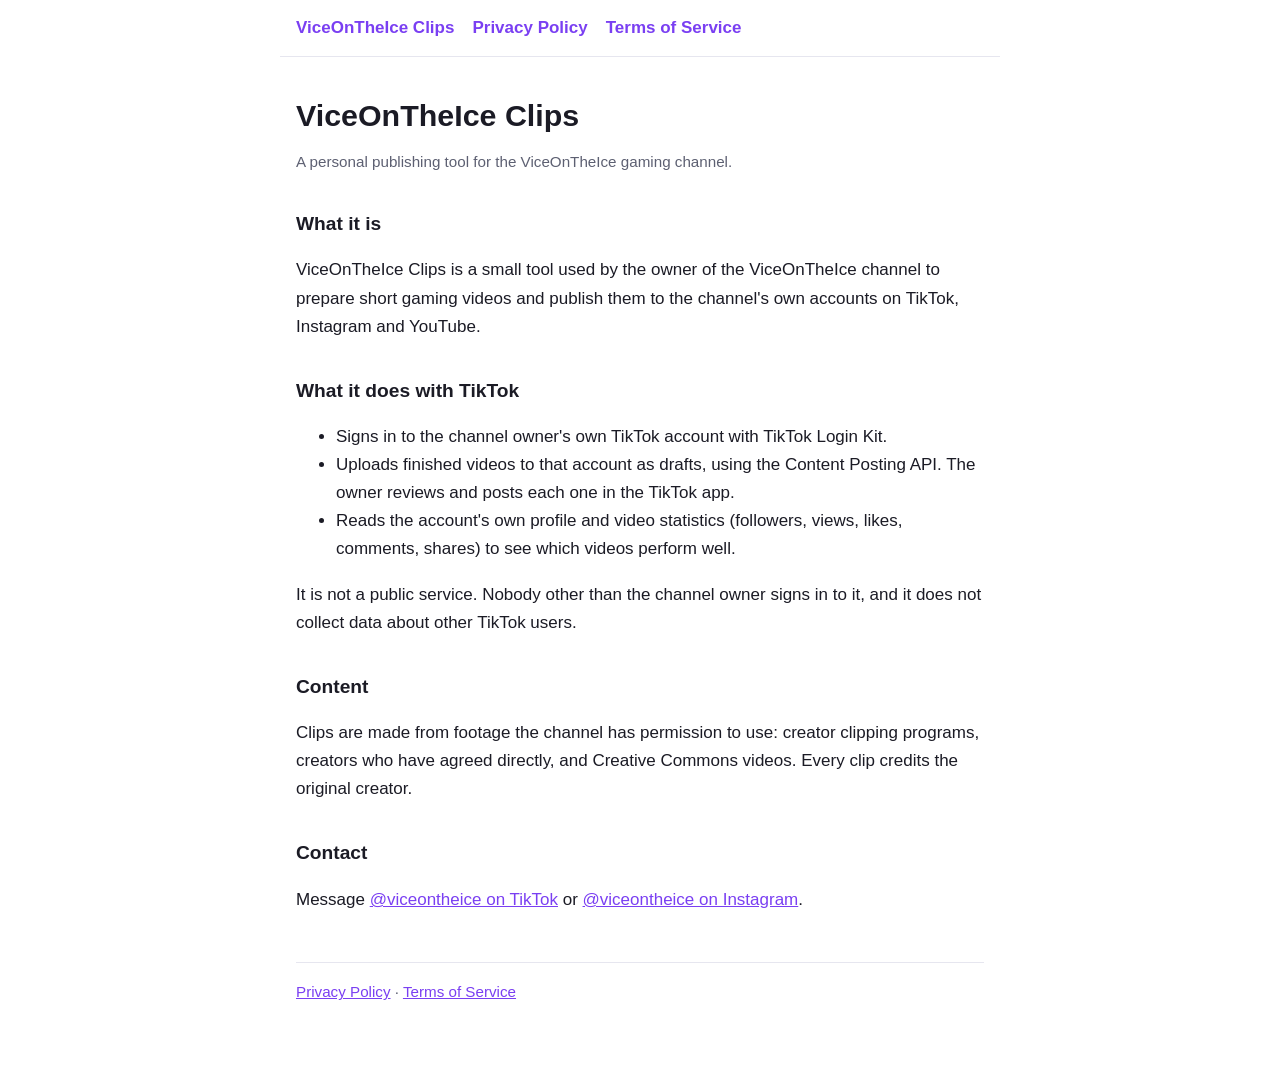
<file: docs/index.html>
<!doctype html><html lang="en"><head><meta charset="utf-8"><meta name="viewport" content="width=device-width,initial-scale=1"><link rel="stylesheet" href="style.css"><title>ViceOnTheIce Clips</title></head><body><nav><a href="./">ViceOnTheIce Clips</a><a href="privacy.html">Privacy Policy</a><a href="terms.html">Terms of Service</a></nav><main>
<h1>ViceOnTheIce Clips</h1>
<p class="muted">A personal publishing tool for the ViceOnTheIce gaming channel.</p>
<h2>What it is</h2>
<p>ViceOnTheIce Clips is a small tool used by the owner of the ViceOnTheIce channel to prepare short gaming videos and publish them to the channel's own accounts on TikTok, Instagram and YouTube.</p>
<h2>What it does with TikTok</h2>
<ul>
<li>Signs in to the channel owner's own TikTok account with TikTok Login Kit.</li>
<li>Uploads finished videos to that account as drafts, using the Content Posting API. The owner reviews and posts each one in the TikTok app.</li>
<li>Reads the account's own profile and video statistics (followers, views, likes, comments, shares) to see which videos perform well.</li>
</ul>
<p>It is not a public service. Nobody other than the channel owner signs in to it, and it does not collect data about other TikTok users.</p>
<h2>Content</h2>
<p>Clips are made from footage the channel has permission to use: creator clipping programs, creators who have agreed directly, and Creative Commons videos. Every clip credits the original creator.</p>
<h2>Contact</h2>
<p>Message <a href="https://www.tiktok.com/@viceontheice">@viceontheice on TikTok</a> or <a href="https://www.instagram.com/viceontheice">@viceontheice on Instagram</a>.</p>
<footer class="muted"><a href="privacy.html">Privacy Policy</a> · <a href="terms.html">Terms of Service</a></footer>
</main></body></html>
</file>
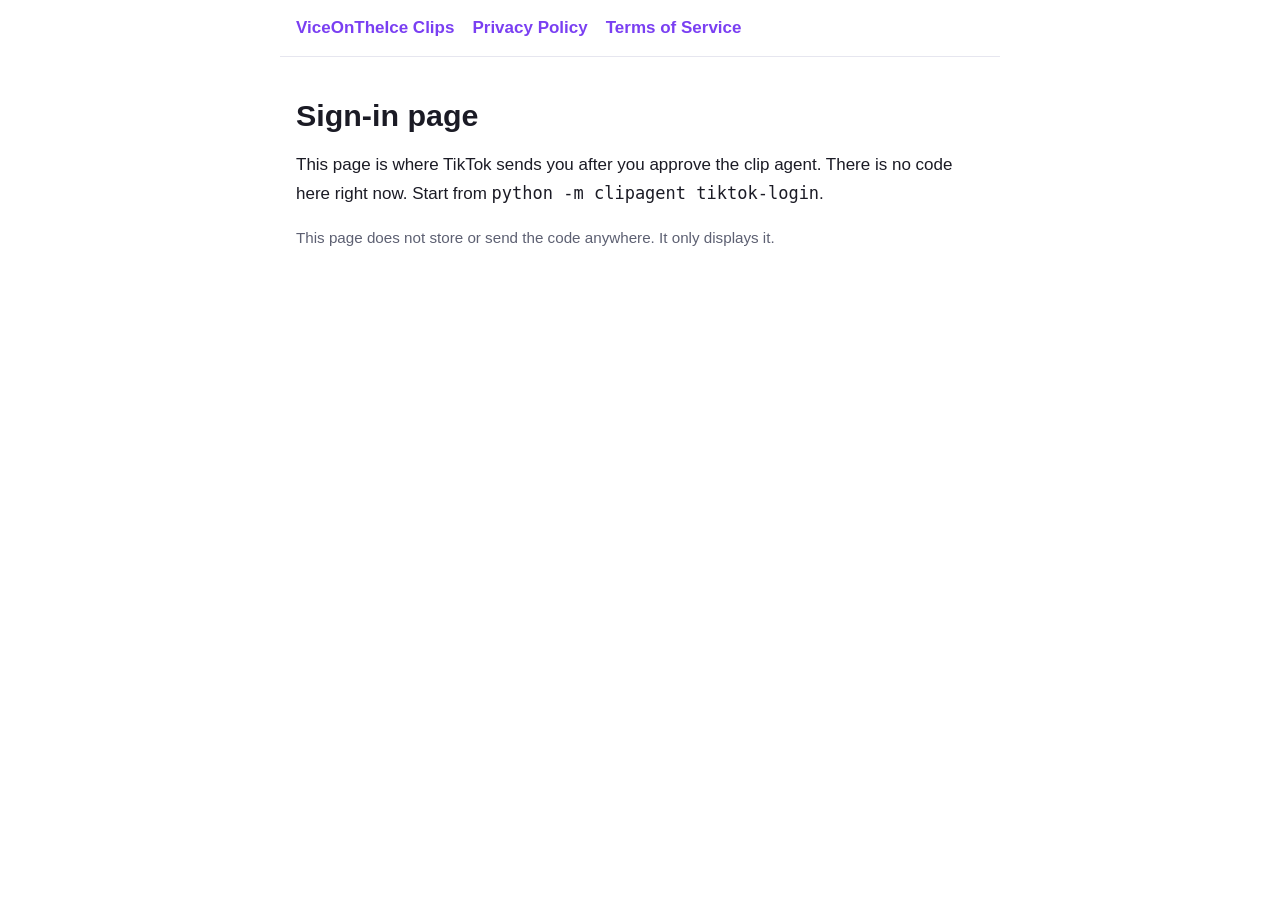
<file: docs/callback.html>
<!doctype html><html lang="en"><head><meta charset="utf-8"><meta name="viewport" content="width=device-width,initial-scale=1"><link rel="stylesheet" href="style.css"><title>Sign-in code - ViceOnTheIce Clips</title>
<style>.box{border:1px solid var(--line);border-radius:10px;padding:14px;word-break:break-all;font-family:ui-monospace,Menlo,Consolas,monospace;font-size:15px;margin:8px 0 14px}
button{font:inherit;font-weight:600;padding:12px 18px;border-radius:10px;border:0;background:var(--accent);color:var(--bg);cursor:pointer}</style></head><body>
<nav><a href="./">ViceOnTheIce Clips</a><a href="privacy.html">Privacy Policy</a><a href="terms.html">Terms of Service</a></nav><main>
<h1 id="title">Sign-in code</h1>
<div id="ok" hidden>
<p>TikTok approved the sign-in. Copy this code and paste it into the clip agent on your computer. It works once and expires within a few minutes.</p>
<div class="box" id="code"></div>
<button id="copy">Copy code</button>
<p class="muted">Security check value: <strong id="state"></strong>. It should match the value the agent printed.</p>
</div>
<div id="err" hidden><p>TikTok did not approve the sign-in.</p><div class="box" id="reason"></div><p>Run <code>tiktok-login</code> again to retry.</p></div>
<div id="none" hidden><p>This page is where TikTok sends you after you approve the clip agent. There is no code here right now. Start from <code>python -m clipagent tiktok-login</code>.</p></div>
<p class="muted">This page does not store or send the code anywhere. It only displays it.</p>
<script>
const q = new URLSearchParams(location.search), $ = id => document.getElementById(id);
if (q.get('code')) {
  $('ok').hidden = false; $('code').textContent = q.get('code'); $('state').textContent = q.get('state') || '(none)';
  $('copy').onclick = async () => { try { await navigator.clipboard.writeText(q.get('code')); $('copy').textContent = 'Copied'; } catch (e) { $('copy').textContent = 'Select the code and copy it'; } };
} else if (q.get('error')) {
  $('err').hidden = false; $('title').textContent = 'Sign-in not completed';
  $('reason').textContent = (q.get('error_description') || q.get('error'));
} else { $('none').hidden = false; $('title').textContent = 'Sign-in page'; }
</script></main></body></html>
</file>
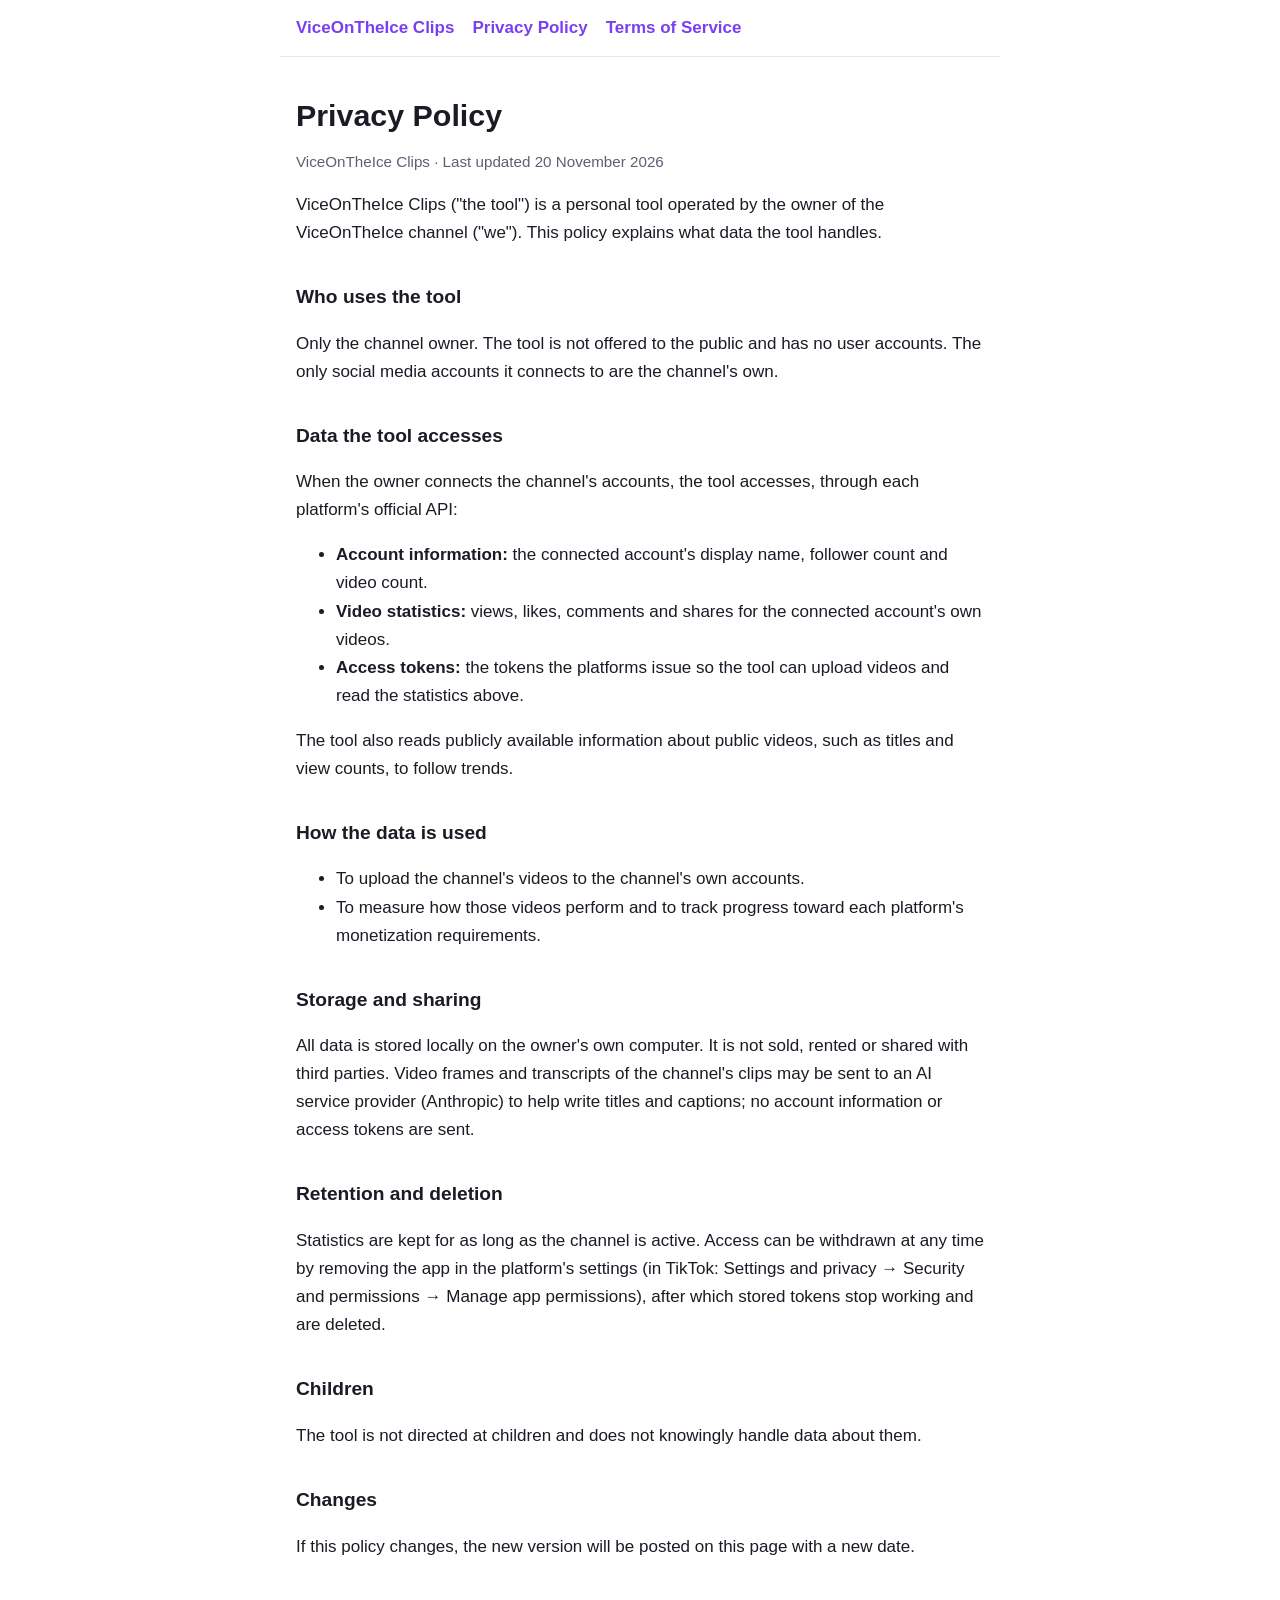
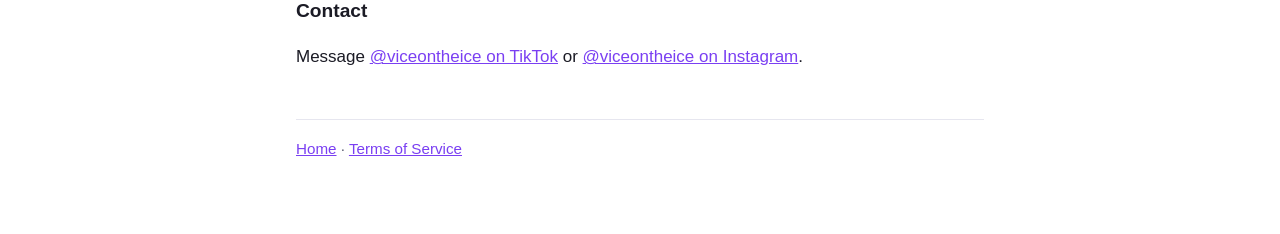
<file: docs/privacy.html>
<!doctype html><html lang="en"><head><meta charset="utf-8"><meta name="viewport" content="width=device-width,initial-scale=1"><link rel="stylesheet" href="style.css"><title>Privacy Policy - ViceOnTheIce Clips</title></head><body><nav><a href="./">ViceOnTheIce Clips</a><a href="privacy.html">Privacy Policy</a><a href="terms.html">Terms of Service</a></nav><main>
<h1>Privacy Policy</h1>
<p class="muted">ViceOnTheIce Clips · Last updated 20 November 2026</p>
<p>ViceOnTheIce Clips ("the tool") is a personal tool operated by the owner of the ViceOnTheIce channel ("we"). This policy explains what data the tool handles.</p>
<h2>Who uses the tool</h2>
<p>Only the channel owner. The tool is not offered to the public and has no user accounts. The only social media accounts it connects to are the channel's own.</p>
<h2>Data the tool accesses</h2>
<p>When the owner connects the channel's accounts, the tool accesses, through each platform's official API:</p>
<ul>
<li><strong>Account information:</strong> the connected account's display name, follower count and video count.</li>
<li><strong>Video statistics:</strong> views, likes, comments and shares for the connected account's own videos.</li>
<li><strong>Access tokens:</strong> the tokens the platforms issue so the tool can upload videos and read the statistics above.</li>
</ul>
<p>The tool also reads publicly available information about public videos, such as titles and view counts, to follow trends.</p>
<h2>How the data is used</h2>
<ul>
<li>To upload the channel's videos to the channel's own accounts.</li>
<li>To measure how those videos perform and to track progress toward each platform's monetization requirements.</li>
</ul>
<h2>Storage and sharing</h2>
<p>All data is stored locally on the owner's own computer. It is not sold, rented or shared with third parties. Video frames and transcripts of the channel's clips may be sent to an AI service provider (Anthropic) to help write titles and captions; no account information or access tokens are sent.</p>
<h2>Retention and deletion</h2>
<p>Statistics are kept for as long as the channel is active. Access can be withdrawn at any time by removing the app in the platform's settings (in TikTok: Settings and privacy → Security and permissions → Manage app permissions), after which stored tokens stop working and are deleted.</p>
<h2>Children</h2>
<p>The tool is not directed at children and does not knowingly handle data about them.</p>
<h2>Changes</h2>
<p>If this policy changes, the new version will be posted on this page with a new date.</p>
<h2>Contact</h2>
<p>Message <a href="https://www.tiktok.com/@viceontheice">@viceontheice on TikTok</a> or <a href="https://www.instagram.com/viceontheice">@viceontheice on Instagram</a>.</p>
<footer class="muted"><a href="./">Home</a> · <a href="terms.html">Terms of Service</a></footer>
</main></body></html>
</file>
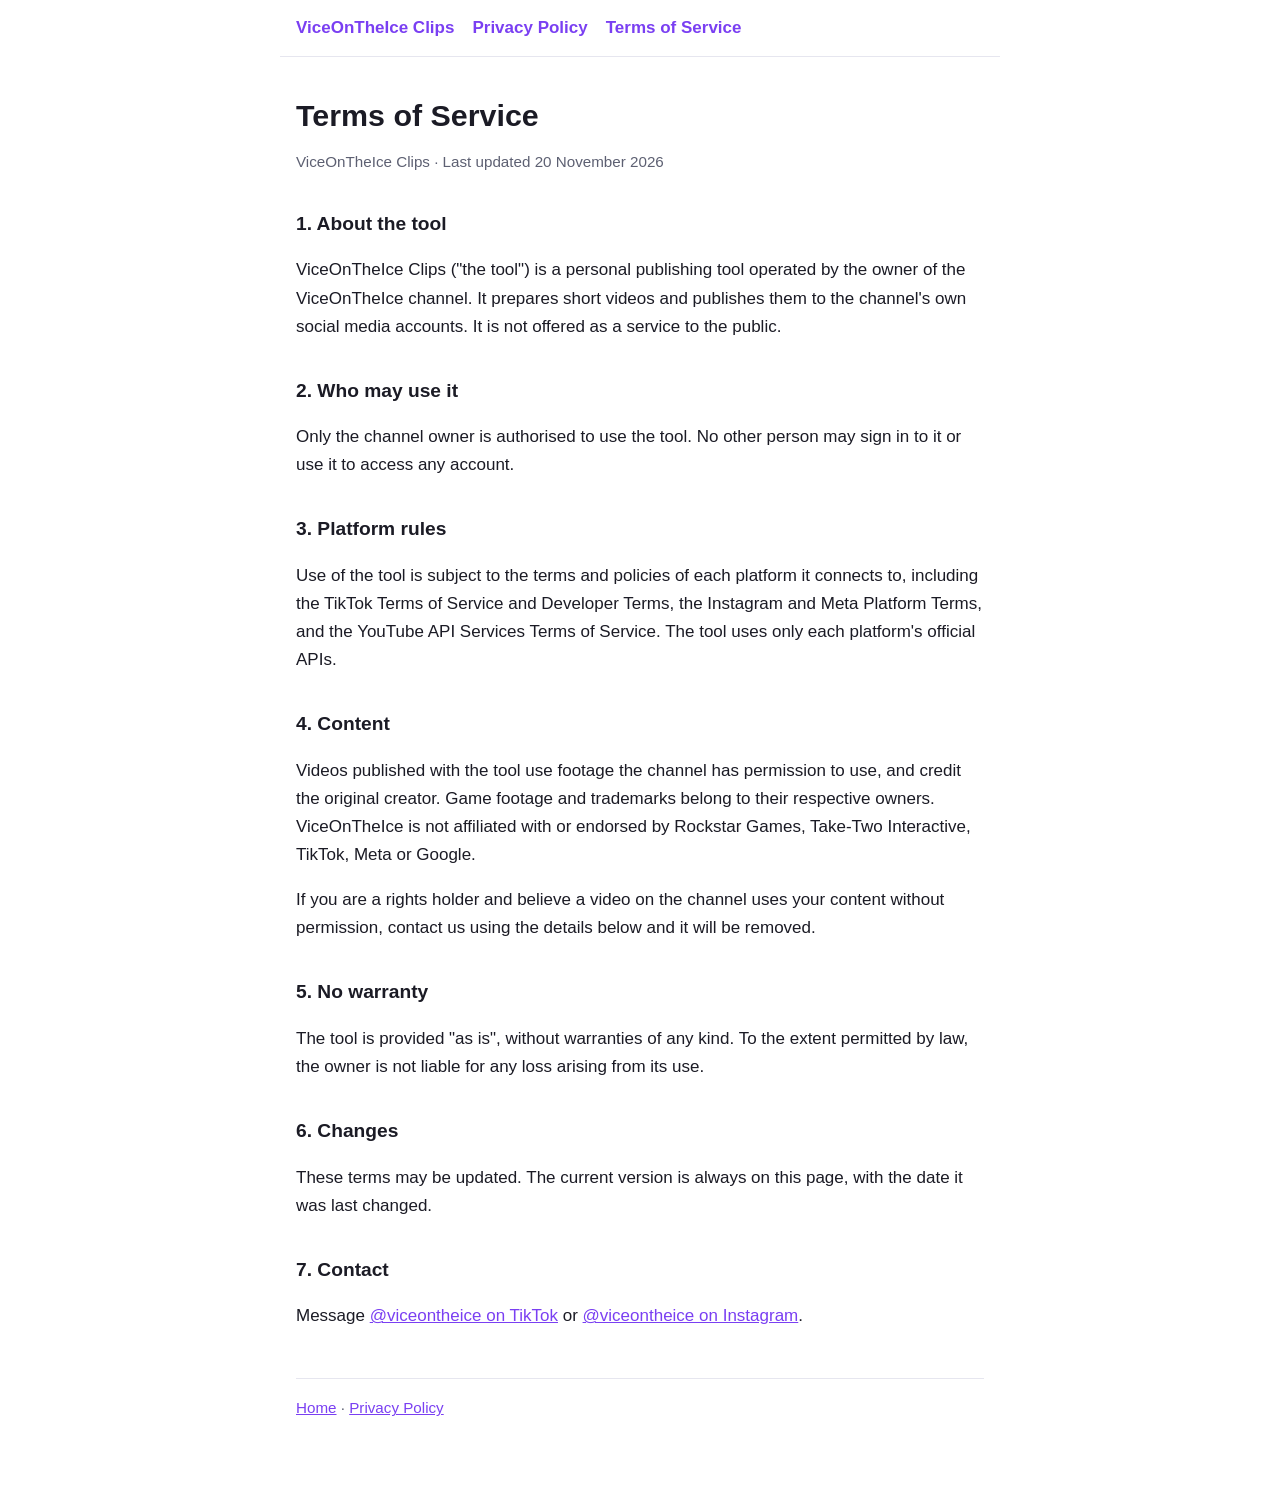
<file: docs/terms.html>
<!doctype html><html lang="en"><head><meta charset="utf-8"><meta name="viewport" content="width=device-width,initial-scale=1"><link rel="stylesheet" href="style.css"><title>Terms of Service - ViceOnTheIce Clips</title></head><body><nav><a href="./">ViceOnTheIce Clips</a><a href="privacy.html">Privacy Policy</a><a href="terms.html">Terms of Service</a></nav><main>
<h1>Terms of Service</h1>
<p class="muted">ViceOnTheIce Clips · Last updated 20 November 2026</p>
<h2>1. About the tool</h2>
<p>ViceOnTheIce Clips ("the tool") is a personal publishing tool operated by the owner of the ViceOnTheIce channel. It prepares short videos and publishes them to the channel's own social media accounts. It is not offered as a service to the public.</p>
<h2>2. Who may use it</h2>
<p>Only the channel owner is authorised to use the tool. No other person may sign in to it or use it to access any account.</p>
<h2>3. Platform rules</h2>
<p>Use of the tool is subject to the terms and policies of each platform it connects to, including the TikTok Terms of Service and Developer Terms, the Instagram and Meta Platform Terms, and the YouTube API Services Terms of Service. The tool uses only each platform's official APIs.</p>
<h2>4. Content</h2>
<p>Videos published with the tool use footage the channel has permission to use, and credit the original creator. Game footage and trademarks belong to their respective owners. ViceOnTheIce is not affiliated with or endorsed by Rockstar Games, Take-Two Interactive, TikTok, Meta or Google.</p>
<p>If you are a rights holder and believe a video on the channel uses your content without permission, contact us using the details below and it will be removed.</p>
<h2>5. No warranty</h2>
<p>The tool is provided "as is", without warranties of any kind. To the extent permitted by law, the owner is not liable for any loss arising from its use.</p>
<h2>6. Changes</h2>
<p>These terms may be updated. The current version is always on this page, with the date it was last changed.</p>
<h2>7. Contact</h2>
<p>Message <a href="https://www.tiktok.com/@viceontheice">@viceontheice on TikTok</a> or <a href="https://www.instagram.com/viceontheice">@viceontheice on Instagram</a>.</p>
<footer class="muted"><a href="./">Home</a> · <a href="privacy.html">Privacy Policy</a></footer>
</main></body></html>
</file>
<file: docs/style.css>
:root{--bg:#fff;--fg:#1b1b25;--muted:#5d6072;--accent:#7a3ff2;--line:#e6e6ef}
@media (prefers-color-scheme:dark){:root{--bg:#12121a;--fg:#ececf4;--muted:#a3a6b8;--accent:#b79bff;--line:#2a2a3a}}
*{box-sizing:border-box}
body{margin:0;background:var(--bg);color:var(--fg);font:17px/1.65 -apple-system,BlinkMacSystemFont,"Segoe UI",Roboto,Helvetica,Arial,sans-serif}
main{max-width:720px;margin:0 auto;padding:40px 16px 72px}
h1{font-size:1.9rem;line-height:1.2;margin:0 0 4px}
h2{font-size:1.2rem;margin:34px 0 8px}
p,li{color:var(--fg)}
.muted{color:var(--muted);font-size:.95rem}
a{color:var(--accent)}
nav{border-bottom:1px solid var(--line);padding:14px 16px;display:flex;gap:18px;flex-wrap:wrap;max-width:720px;margin:0 auto}
nav a{text-decoration:none;font-weight:600}
footer{border-top:1px solid var(--line);margin-top:48px;padding-top:16px}
</file>
